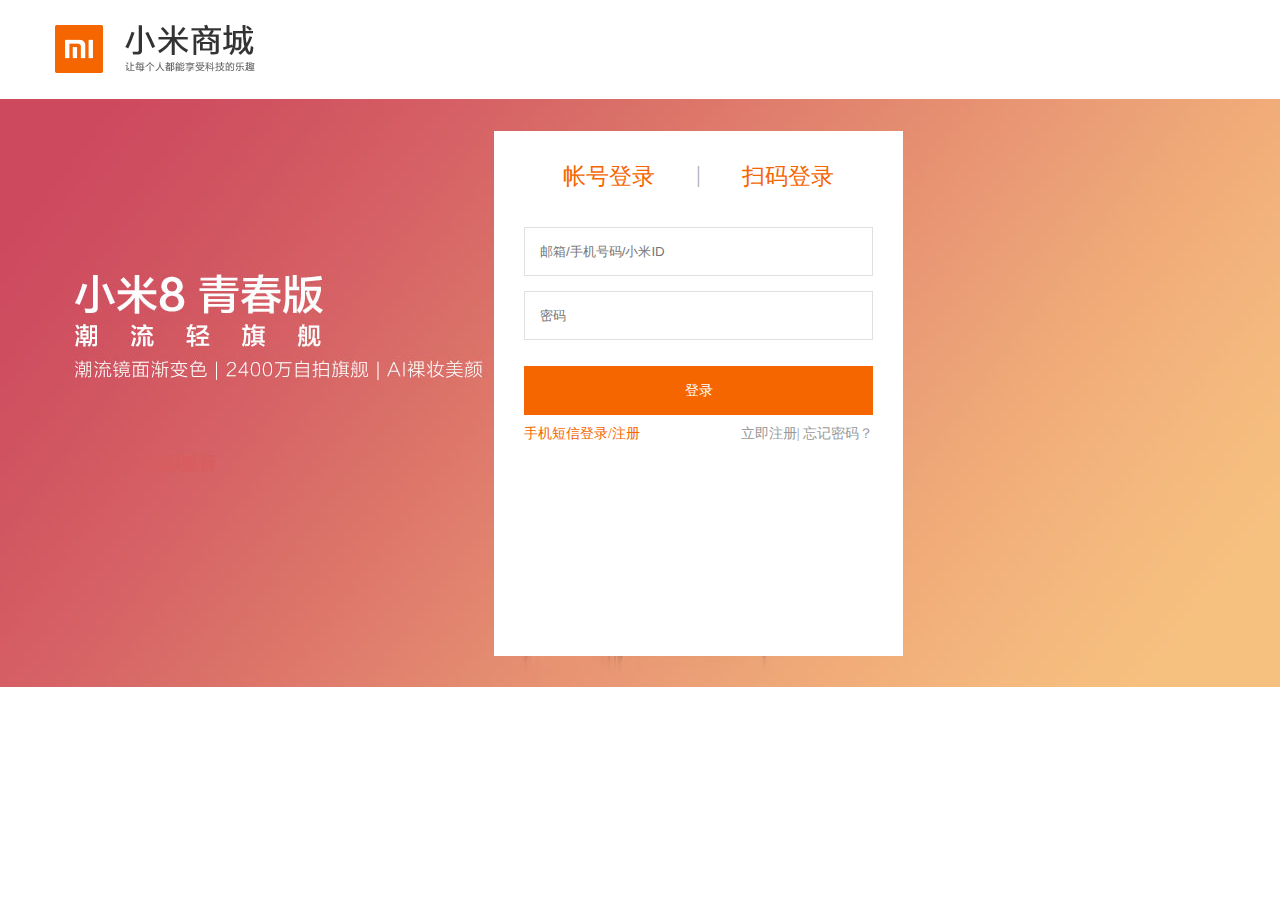
<file: login.html>
<!DOCTYPE html>
<html>

	<head>
		<meta charset="utf-8" />
		<meta name="viewport" content="width=device-width,initial-scale=1.0,minimum-scale=1.0, maximum-scale=1.0,user-scalable=no">
		<title></title>
		<link rel="stylesheet" type="text/css" href="css/default.css" />

		<style type="text/css">
			.logo {
				height: 99px;
			}
			
			.container {
				width: 1170px;
				margin: 0 auto;
			}
			
			.login_section {
				height: 588px;
				background: url(img/bg01.jpg) no-repeat center;
				position: relative;
			}
			
			.product_link {
				display: block;
				height: 588px;
			}
			
			.login_box {
				width: 409px;
				height: 525px;
				background: red;
				position: absolute;
				top: 50%;
				right: 377px;
				margin-top: -262px;
			}
			
			.formbox {
				width: 409px;
				height: 525px;
				padding: 30px;
				background: #fff;
				box-sizing: border-box;
				cursor: default;
			}
			
			.title {
				display: flex;
				text-align: center;
			}
			
			.title h5 {
				flex: 20;
				font-size: 23px;
				font-weight: 400;
				color: #F56600;
			}
			
			.title span {
				flex: 1;
				font-size: 24px;
				color: #b0b0b0;
			}
			
			.login_form input[type='text'],
			input[type='password'],
			input[type='submit'] {
				width: 100%;
				height: 49px;
				outline: none;
				border: ;
				padding: 0 15px;
				box-sizing: border-box;
				margin-top: 15px;
				border: 1px solid #e0e0e0;
			}
			
			.login_form input[type='submit'] {
				background: #F56600;
				color: #fff;
				border: none;
				margin-top: 26px;
			}
			
			#submit {
				display: inline-block;
				width: 100%;
				height: 49px;
				outline: none;
				border: ;
				padding: 0 15px;
				box-sizing: border-box;
				margin-top: 15px;
				border: 1px solid #e0e0e0;
				background: #F56600;
				color: #fff;
				border: none;
				margin-top: 26px;
				text-align: center;
				line-height: 49px;
				cursor: pointer;
				font-size: 14px;
			}
			
			.login_form {
				padding-top: 20px;
			}
			
			.other_panel {
				margin-top: 10px;
				font-size: 14px;
			}
			
			.custom_display {
				color: #F56600;
			}
			
			.outer_link {
				color: #999;
			}
			
			#number_msg {
				font-size: 14px;
				color: #F56600;
				background: ;
			}
			
			.hint {
				margin-top: 15px;
				display: none;
			}
			
			.number_msg_i {
				display: inline-block;
				width: 18px;
				height: 18px;
				background: url(img/login/sprite_login.gif) no-repeat left bottom;
			}
			
			.login_box_wraper {
				display: block;
			}
		</style>
	</head>

	<body>
		<header class="container">
			<div class="logo">
				<a href="index.html"><img src="img/mistore_logo.png" /></a>
			</div>
		</header>
		<section>
			<div class="login_section">
				<a href="xiaomi8.html" class="product_link"></a>

				<div class="login_box">
					<div class="formbox">
						<div class="title clearfix">
							<h5>帐号登录</h5>
							<span>|</span>
							<h5>扫码登录</h5>
						</div>
						<form class="login_form" action="" onsubmit="return show()">
							<input type="text" name="" autocomplete="off" id="number" value="" placeholder="邮箱/手机号码/小米ID" maxlength="30" />
							<input type="password" name="" placeholder="密码" id="password" maxlength="30" />
							<input type="submit" name="" placeholder="登录" id="submit" value="登录" />
							<!--<a id="submit" href="javascript:;">登录</a>-->

							<div class="hint clearfix">
								<i class="number_msg_i fl"></i>
								<p id="number_msg" class="fl"></p>
							</div>
						</form>
						<div class="other_panel clearfix">
							<span class="fl custom_display">手机短信登录/注册</span>
							<span class="fr outer_link">立即注册| 忘记密码？</span>
						</div>
					</div>
				</div>

			</div>
		</section>
	</body>
	<script src="js/jquery.js" type="text/javascript" charset="utf-8"></script>
	<script type="text/javascript">
		/*$('#submit').click(function() {　　　　
									
								});*/

		function show() {
			var phone_val = $("#number").val();
			var psw = 　$('#password').val()　　

			var flag = isUser(phone_val, psw);
			return flag;
		}

		function isUser(user, psw) {
			var patrn = /^[0-9]*$/;
			if(patrn.test(user)) { //如若输入的用户名是纯数字，就去验证电话号码，否则就去验证邮箱
				return isPhoneAvailable(user, psw);
			} else {
				return isEmailAvailable(user, psw);
			}

		}

		function isPhoneAvailable(username, psw) {　　
			var phone_reg = /^[1][3,4,5,7,8][0-9]{9}$/;　 //手机号表达式
			if(username != "" && !phone_reg.test(username)) {　　
				$('.hint').show().find('#number_msg').html("用户名不正确,啊啊啊");
				//				$('.hint').show().find('#number_msg').html("用户名不正确");
				return false;　　
			}

			if(username == "") {　　
				$('.hint').show().find('#number_msg').html("请输入帐号");　
				return false;　
			}　
			if(psw == "") {　
				$('.hint').show().find("#number_msg").html("请输入密码");　
				return false;　
			} else {　　
				$('.hint').hide();　
				return true;　　
			}　

		}

		function isEmailAvailable(email, psw) {

			var email_reg = /^[A-Za-z\d]+([-_.][A-Za-z\d]+)*@([A-Za-z\d]+[-.])+[A-Za-z\d]{2,4}$/　;　　 //邮箱表达式
			if(email != "" && !email_reg.test(email)) {　　
				$('.hint').show().find('#number_msg').html("用户名不正确,啊啊啊");
				//				$('.hint').show().find('#number_msg').html("用户名不正确");
				$('#number_msg').addClass('ooo');
				return false;　　
			}
			if(email == "") {　　
				$('.hint').show().find('#number_msg').html("请输入帐号");　　　
				return false;　
			}　
			if(psw == "") {　
				$('.hint').show().find("#number_msg").html("请输入密码");　　　
				return false;　
			} else {　　
				$('.hint').hide();　
				return true;　　
			}

		}
		$('.formbox').click(function(e) {
			//			e.preventDefault();
			/*$('.formbox').click(function(e){
				$(this).parent().prev().preventdefault();
			})*/
		})
	</script>

</html>
</file>
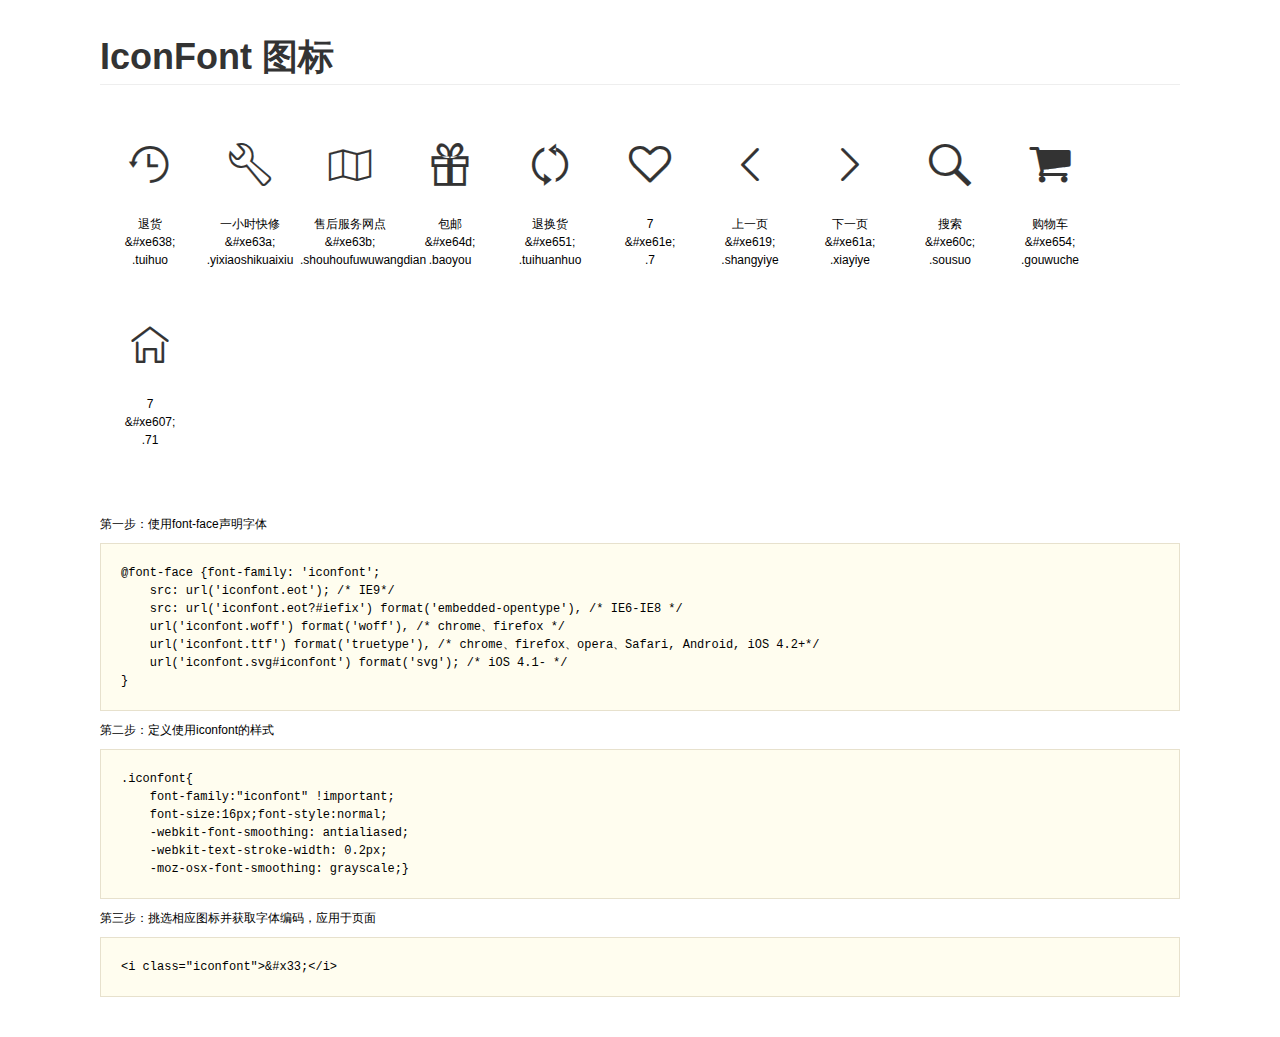
<file: iconfont/demo.html>
<!DOCTYPE html>
<html>
<head>
    <meta charset="utf-8"/>
    <title>IconFont</title>
    <link rel="stylesheet" href="demo.css">
    <link rel="stylesheet" href="iconfont.css">
</head>
<body>
    <div class="main">
        <h1>IconFont 图标</h1>
        <ul class="icon_lists clear">
            
                <li>
                <i class="icon iconfont">&#xe638;</i>
                    <div class="name">退货</div>
                    <div class="code">&amp;#xe638;</div>
                    <div class="fontclass">.tuihuo</div>
                </li>
            
                <li>
                <i class="icon iconfont">&#xe63a;</i>
                    <div class="name">一小时快修</div>
                    <div class="code">&amp;#xe63a;</div>
                    <div class="fontclass">.yixiaoshikuaixiu</div>
                </li>
            
                <li>
                <i class="icon iconfont">&#xe63b;</i>
                    <div class="name">售后服务网点</div>
                    <div class="code">&amp;#xe63b;</div>
                    <div class="fontclass">.shouhoufuwuwangdian</div>
                </li>
            
                <li>
                <i class="icon iconfont">&#xe64d;</i>
                    <div class="name">包邮</div>
                    <div class="code">&amp;#xe64d;</div>
                    <div class="fontclass">.baoyou</div>
                </li>
            
                <li>
                <i class="icon iconfont">&#xe651;</i>
                    <div class="name">退换货</div>
                    <div class="code">&amp;#xe651;</div>
                    <div class="fontclass">.tuihuanhuo</div>
                </li>
            
                <li>
                <i class="icon iconfont">&#xe61e;</i>
                    <div class="name">7</div>
                    <div class="code">&amp;#xe61e;</div>
                    <div class="fontclass">.7</div>
                </li>
            
                <li>
                <i class="icon iconfont">&#xe619;</i>
                    <div class="name">上一页</div>
                    <div class="code">&amp;#xe619;</div>
                    <div class="fontclass">.shangyiye</div>
                </li>
            
                <li>
                <i class="icon iconfont">&#xe61a;</i>
                    <div class="name">下一页</div>
                    <div class="code">&amp;#xe61a;</div>
                    <div class="fontclass">.xiayiye</div>
                </li>
            
                <li>
                <i class="icon iconfont">&#xe60c;</i>
                    <div class="name">搜索</div>
                    <div class="code">&amp;#xe60c;</div>
                    <div class="fontclass">.sousuo</div>
                </li>
            
                <li>
                <i class="icon iconfont">&#xe654;</i>
                    <div class="name">购物车</div>
                    <div class="code">&amp;#xe654;</div>
                    <div class="fontclass">.gouwuche</div>
                </li>
            
                <li>
                <i class="icon iconfont">&#xe607;</i>
                    <div class="name">7</div>
                    <div class="code">&amp;#xe607;</div>
                    <div class="fontclass">.71</div>
                </li>
            
        </ul>


        <div class="helps">
            第一步：使用font-face声明字体
            <pre>
@font-face {font-family: 'iconfont';
    src: url('iconfont.eot'); /* IE9*/
    src: url('iconfont.eot?#iefix') format('embedded-opentype'), /* IE6-IE8 */
    url('iconfont.woff') format('woff'), /* chrome、firefox */
    url('iconfont.ttf') format('truetype'), /* chrome、firefox、opera、Safari, Android, iOS 4.2+*/
    url('iconfont.svg#iconfont') format('svg'); /* iOS 4.1- */
}
</pre>
第二步：定义使用iconfont的样式
            <pre>
.iconfont{
    font-family:"iconfont" !important;
    font-size:16px;font-style:normal;
    -webkit-font-smoothing: antialiased;
    -webkit-text-stroke-width: 0.2px;
    -moz-osx-font-smoothing: grayscale;}
</pre>
第三步：挑选相应图标并获取字体编码，应用于页面
<pre>
&lt;i class="iconfont"&gt;&amp;#x33;&lt;/i&gt;
</pre>
        </div>

    </div>
</body>
</html>
</file>
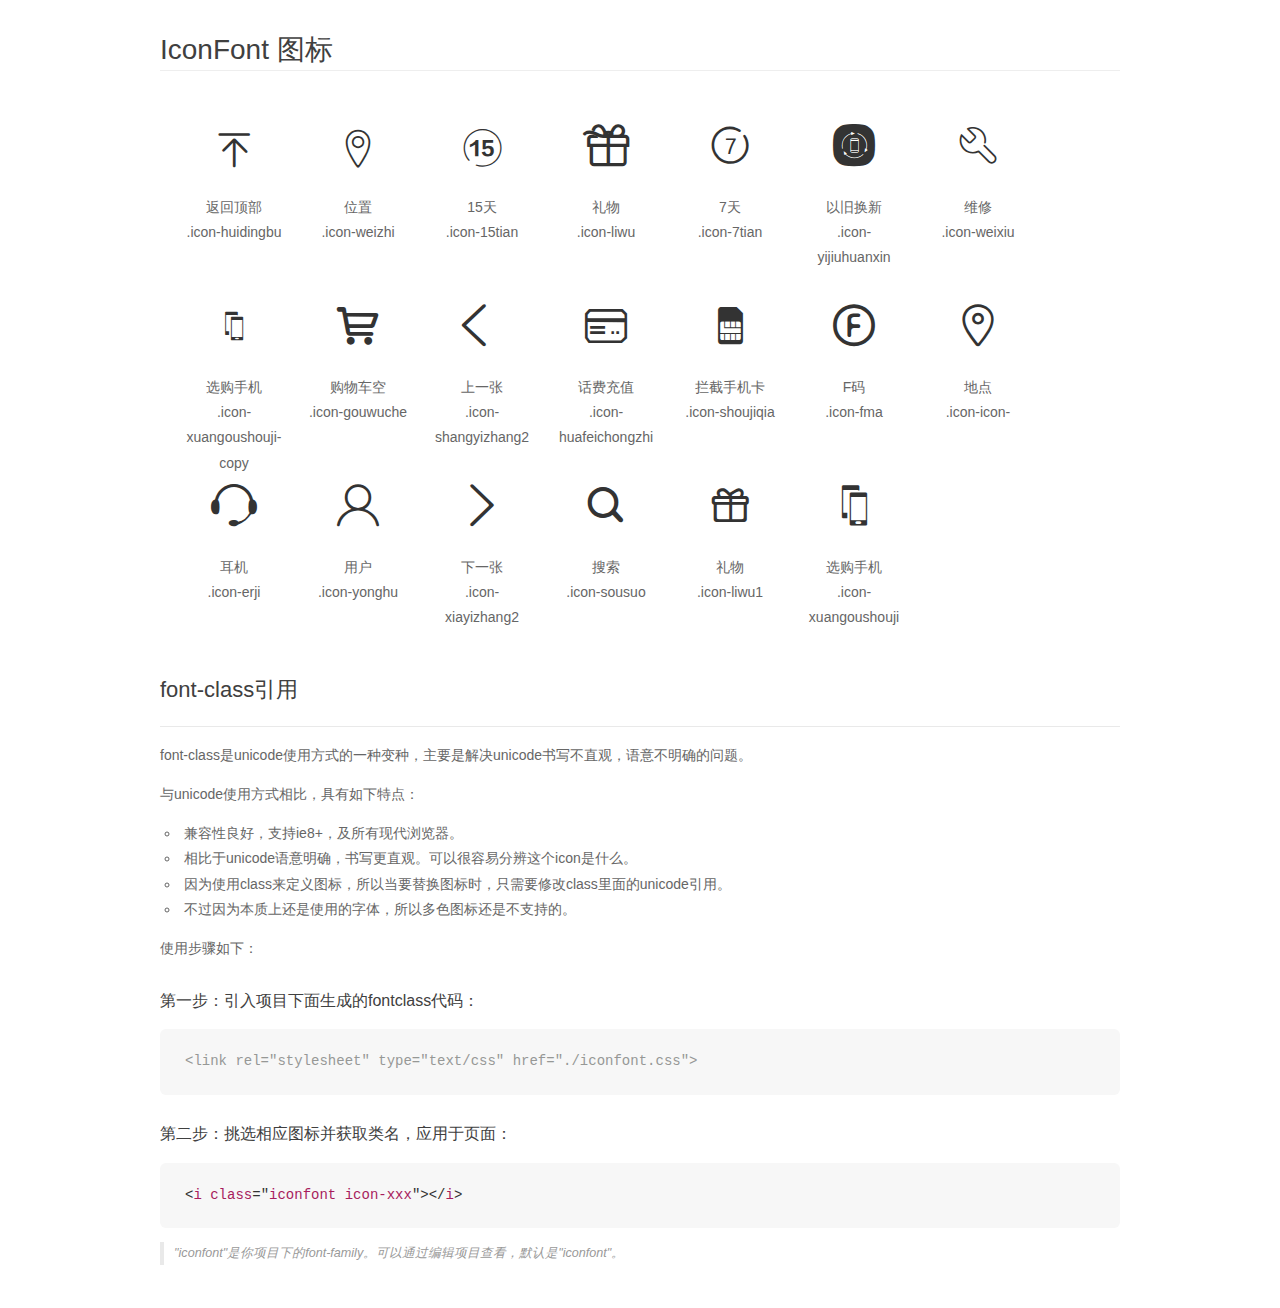
<file: iconfont1/demo_fontclass.html>
<!DOCTYPE html>
<html>
<head>
    <meta charset="utf-8"/>
    <title>IconFont</title>
    <link rel="stylesheet" href="demo.css">
    <link rel="stylesheet" href="iconfont.css">
</head>
<body>
    <div class="main markdown">
        <h1>IconFont 图标</h1>
        <ul class="icon_lists clear">
            
                <li>
                <i class="icon iconfont icon-huidingbu"></i>
                    <div class="name">返回顶部</div>
                    <div class="fontclass">.icon-huidingbu</div>
                </li>
            
                <li>
                <i class="icon iconfont icon-weizhi"></i>
                    <div class="name">位置</div>
                    <div class="fontclass">.icon-weizhi</div>
                </li>
            
                <li>
                <i class="icon iconfont icon-15tian"></i>
                    <div class="name">15天</div>
                    <div class="fontclass">.icon-15tian</div>
                </li>
            
                <li>
                <i class="icon iconfont icon-liwu"></i>
                    <div class="name">礼物</div>
                    <div class="fontclass">.icon-liwu</div>
                </li>
            
                <li>
                <i class="icon iconfont icon-7tian"></i>
                    <div class="name">7天</div>
                    <div class="fontclass">.icon-7tian</div>
                </li>
            
                <li>
                <i class="icon iconfont icon-yijiuhuanxin"></i>
                    <div class="name">以旧换新</div>
                    <div class="fontclass">.icon-yijiuhuanxin</div>
                </li>
            
                <li>
                <i class="icon iconfont icon-weixiu"></i>
                    <div class="name">维修</div>
                    <div class="fontclass">.icon-weixiu</div>
                </li>
            
                <li>
                <i class="icon iconfont icon-xuangoushouji-copy"></i>
                    <div class="name">选购手机</div>
                    <div class="fontclass">.icon-xuangoushouji-copy</div>
                </li>
            
                <li>
                <i class="icon iconfont icon-gouwuche"></i>
                    <div class="name">购物车空</div>
                    <div class="fontclass">.icon-gouwuche</div>
                </li>
            
                <li>
                <i class="icon iconfont icon-shangyizhang2"></i>
                    <div class="name">上一张</div>
                    <div class="fontclass">.icon-shangyizhang2</div>
                </li>
            
                <li>
                <i class="icon iconfont icon-huafeichongzhi"></i>
                    <div class="name">话费充值</div>
                    <div class="fontclass">.icon-huafeichongzhi</div>
                </li>
            
                <li>
                <i class="icon iconfont icon-shoujiqia"></i>
                    <div class="name">拦截手机卡</div>
                    <div class="fontclass">.icon-shoujiqia</div>
                </li>
            
                <li>
                <i class="icon iconfont icon-fma"></i>
                    <div class="name">F码</div>
                    <div class="fontclass">.icon-fma</div>
                </li>
            
                <li>
                <i class="icon iconfont icon-icon-"></i>
                    <div class="name">地点</div>
                    <div class="fontclass">.icon-icon-</div>
                </li>
            
                <li>
                <i class="icon iconfont icon-erji"></i>
                    <div class="name">耳机</div>
                    <div class="fontclass">.icon-erji</div>
                </li>
            
                <li>
                <i class="icon iconfont icon-yonghu"></i>
                    <div class="name">用户</div>
                    <div class="fontclass">.icon-yonghu</div>
                </li>
            
                <li>
                <i class="icon iconfont icon-xiayizhang2"></i>
                    <div class="name">下一张</div>
                    <div class="fontclass">.icon-xiayizhang2</div>
                </li>
            
                <li>
                <i class="icon iconfont icon-sousuo"></i>
                    <div class="name">搜索</div>
                    <div class="fontclass">.icon-sousuo</div>
                </li>
            
                <li>
                <i class="icon iconfont icon-liwu1"></i>
                    <div class="name">礼物</div>
                    <div class="fontclass">.icon-liwu1</div>
                </li>
            
                <li>
                <i class="icon iconfont icon-xuangoushouji"></i>
                    <div class="name">选购手机</div>
                    <div class="fontclass">.icon-xuangoushouji</div>
                </li>
            
        </ul>

        <h2 id="font-class-">font-class引用</h2>
        <hr>

        <p>font-class是unicode使用方式的一种变种，主要是解决unicode书写不直观，语意不明确的问题。</p>
        <p>与unicode使用方式相比，具有如下特点：</p>
        <ul>
        <li>兼容性良好，支持ie8+，及所有现代浏览器。</li>
        <li>相比于unicode语意明确，书写更直观。可以很容易分辨这个icon是什么。</li>
        <li>因为使用class来定义图标，所以当要替换图标时，只需要修改class里面的unicode引用。</li>
        <li>不过因为本质上还是使用的字体，所以多色图标还是不支持的。</li>
        </ul>
        <p>使用步骤如下：</p>
        <h3 id="-fontclass-">第一步：引入项目下面生成的fontclass代码：</h3>


        <pre><code class="lang-js hljs javascript"><span class="hljs-comment">&lt;link rel="stylesheet" type="text/css" href="./iconfont.css"&gt;</span></code></pre>
        <h3 id="-">第二步：挑选相应图标并获取类名，应用于页面：</h3>
        <pre><code class="lang-css hljs">&lt;<span class="hljs-selector-tag">i</span> <span class="hljs-selector-tag">class</span>="<span class="hljs-selector-tag">iconfont</span> <span class="hljs-selector-tag">icon-xxx</span>"&gt;&lt;/<span class="hljs-selector-tag">i</span>&gt;</code></pre>
        <blockquote>
        <p>"iconfont"是你项目下的font-family。可以通过编辑项目查看，默认是"iconfont"。</p>
        </blockquote>
    </div>
</body>
</html>
</file>
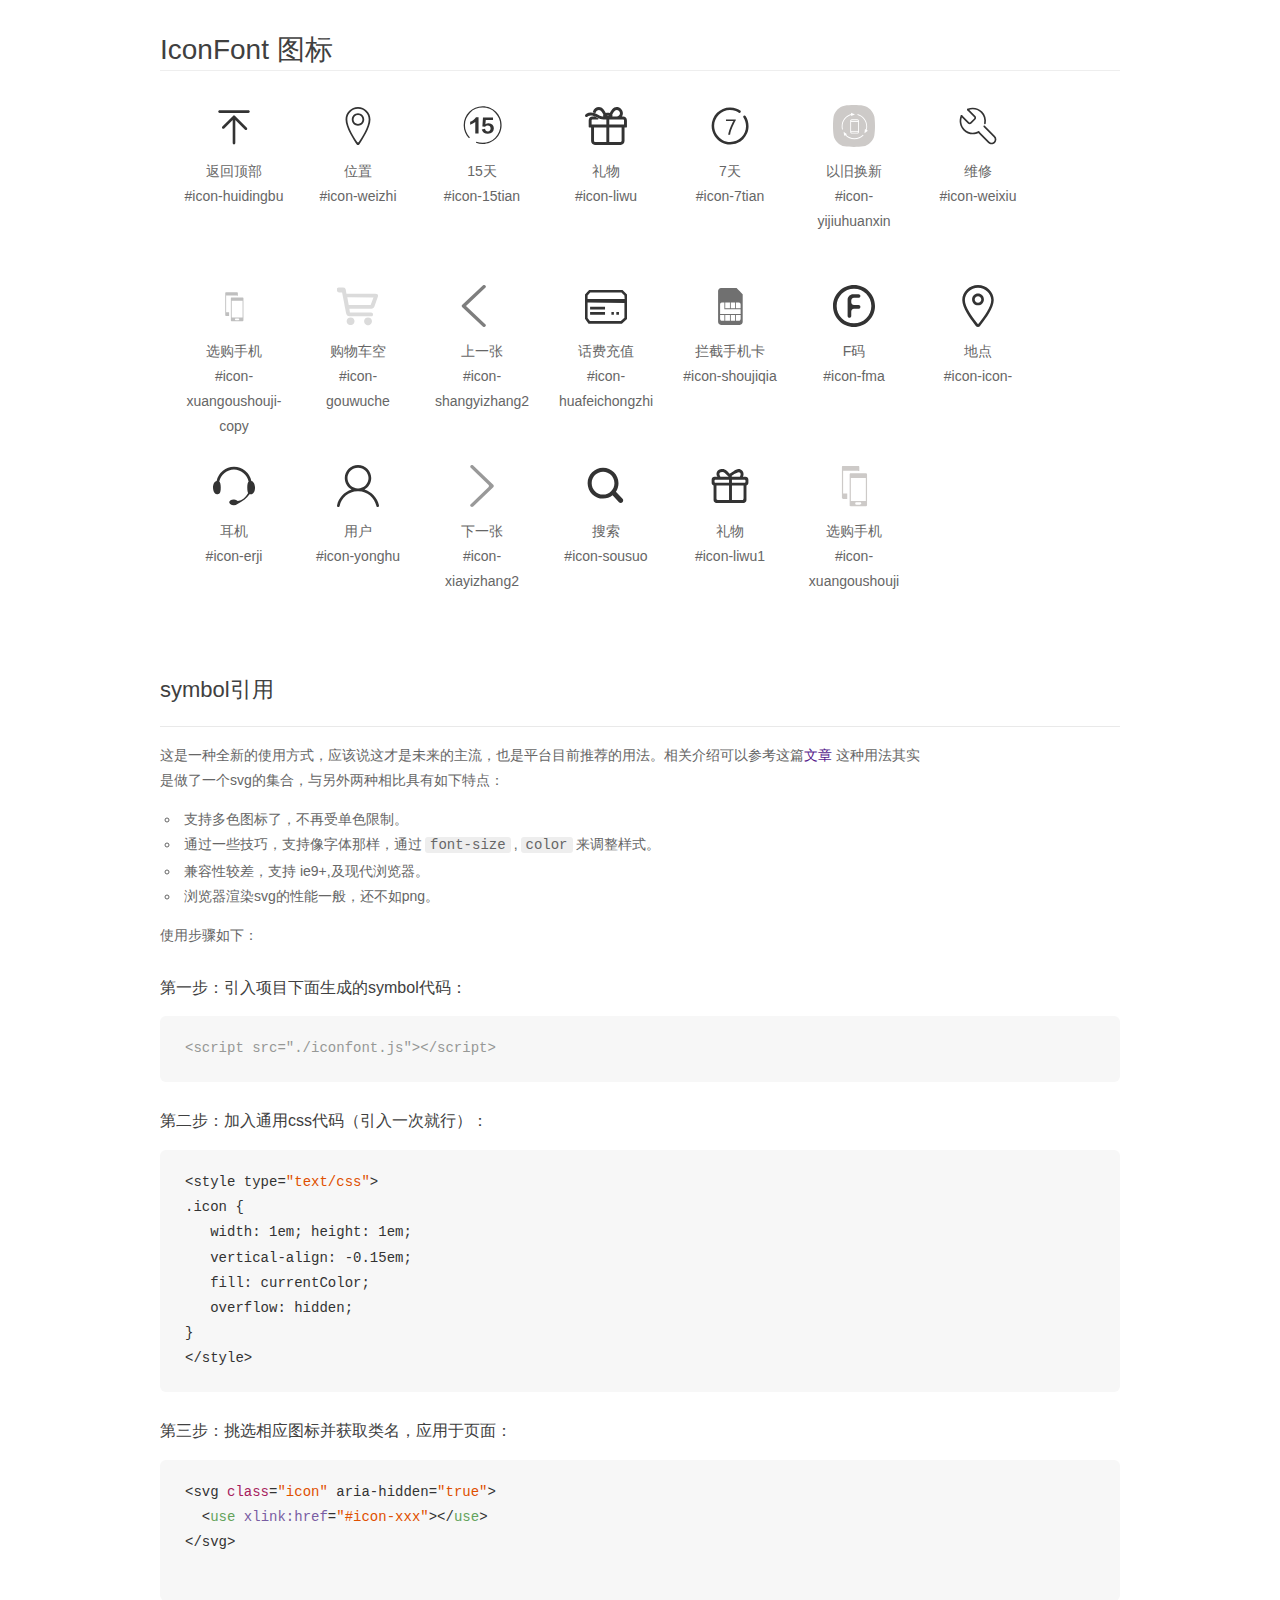
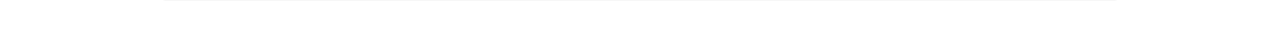
<file: iconfont1/demo_symbol.html>
<!DOCTYPE html>
<html>
<head>
    <meta charset="utf-8"/>
    <title>IconFont</title>
    <link rel="stylesheet" href="demo.css">
    <script src="iconfont.js"></script>

    <style type="text/css">
        .icon {
          /* 通过设置 font-size 来改变图标大小 */
          width: 1em; height: 1em;
          /* 图标和文字相邻时，垂直对齐 */
          vertical-align: -0.15em;
          /* 通过设置 color 来改变 SVG 的颜色/fill */
          fill: currentColor;
          /* path 和 stroke 溢出 viewBox 部分在 IE 下会显示
             normalize.css 中也包含这行 */
          overflow: hidden;
        }

    </style>
</head>
<body>
    <div class="main markdown">
        <h1>IconFont 图标</h1>
        <ul class="icon_lists clear">
            
                <li>
                    <svg class="icon" aria-hidden="true">
                        <use xlink:href="#icon-huidingbu"></use>
                    </svg>
                    <div class="name">返回顶部</div>
                    <div class="fontclass">#icon-huidingbu</div>
                </li>
            
                <li>
                    <svg class="icon" aria-hidden="true">
                        <use xlink:href="#icon-weizhi"></use>
                    </svg>
                    <div class="name">位置</div>
                    <div class="fontclass">#icon-weizhi</div>
                </li>
            
                <li>
                    <svg class="icon" aria-hidden="true">
                        <use xlink:href="#icon-15tian"></use>
                    </svg>
                    <div class="name">15天</div>
                    <div class="fontclass">#icon-15tian</div>
                </li>
            
                <li>
                    <svg class="icon" aria-hidden="true">
                        <use xlink:href="#icon-liwu"></use>
                    </svg>
                    <div class="name">礼物</div>
                    <div class="fontclass">#icon-liwu</div>
                </li>
            
                <li>
                    <svg class="icon" aria-hidden="true">
                        <use xlink:href="#icon-7tian"></use>
                    </svg>
                    <div class="name">7天</div>
                    <div class="fontclass">#icon-7tian</div>
                </li>
            
                <li>
                    <svg class="icon" aria-hidden="true">
                        <use xlink:href="#icon-yijiuhuanxin"></use>
                    </svg>
                    <div class="name">以旧换新</div>
                    <div class="fontclass">#icon-yijiuhuanxin</div>
                </li>
            
                <li>
                    <svg class="icon" aria-hidden="true">
                        <use xlink:href="#icon-weixiu"></use>
                    </svg>
                    <div class="name">维修</div>
                    <div class="fontclass">#icon-weixiu</div>
                </li>
            
                <li>
                    <svg class="icon" aria-hidden="true">
                        <use xlink:href="#icon-xuangoushouji-copy"></use>
                    </svg>
                    <div class="name">选购手机</div>
                    <div class="fontclass">#icon-xuangoushouji-copy</div>
                </li>
            
                <li>
                    <svg class="icon" aria-hidden="true">
                        <use xlink:href="#icon-gouwuche"></use>
                    </svg>
                    <div class="name">购物车空</div>
                    <div class="fontclass">#icon-gouwuche</div>
                </li>
            
                <li>
                    <svg class="icon" aria-hidden="true">
                        <use xlink:href="#icon-shangyizhang2"></use>
                    </svg>
                    <div class="name">上一张</div>
                    <div class="fontclass">#icon-shangyizhang2</div>
                </li>
            
                <li>
                    <svg class="icon" aria-hidden="true">
                        <use xlink:href="#icon-huafeichongzhi"></use>
                    </svg>
                    <div class="name">话费充值</div>
                    <div class="fontclass">#icon-huafeichongzhi</div>
                </li>
            
                <li>
                    <svg class="icon" aria-hidden="true">
                        <use xlink:href="#icon-shoujiqia"></use>
                    </svg>
                    <div class="name">拦截手机卡</div>
                    <div class="fontclass">#icon-shoujiqia</div>
                </li>
            
                <li>
                    <svg class="icon" aria-hidden="true">
                        <use xlink:href="#icon-fma"></use>
                    </svg>
                    <div class="name">F码</div>
                    <div class="fontclass">#icon-fma</div>
                </li>
            
                <li>
                    <svg class="icon" aria-hidden="true">
                        <use xlink:href="#icon-icon-"></use>
                    </svg>
                    <div class="name">地点</div>
                    <div class="fontclass">#icon-icon-</div>
                </li>
            
                <li>
                    <svg class="icon" aria-hidden="true">
                        <use xlink:href="#icon-erji"></use>
                    </svg>
                    <div class="name">耳机</div>
                    <div class="fontclass">#icon-erji</div>
                </li>
            
                <li>
                    <svg class="icon" aria-hidden="true">
                        <use xlink:href="#icon-yonghu"></use>
                    </svg>
                    <div class="name">用户</div>
                    <div class="fontclass">#icon-yonghu</div>
                </li>
            
                <li>
                    <svg class="icon" aria-hidden="true">
                        <use xlink:href="#icon-xiayizhang2"></use>
                    </svg>
                    <div class="name">下一张</div>
                    <div class="fontclass">#icon-xiayizhang2</div>
                </li>
            
                <li>
                    <svg class="icon" aria-hidden="true">
                        <use xlink:href="#icon-sousuo"></use>
                    </svg>
                    <div class="name">搜索</div>
                    <div class="fontclass">#icon-sousuo</div>
                </li>
            
                <li>
                    <svg class="icon" aria-hidden="true">
                        <use xlink:href="#icon-liwu1"></use>
                    </svg>
                    <div class="name">礼物</div>
                    <div class="fontclass">#icon-liwu1</div>
                </li>
            
                <li>
                    <svg class="icon" aria-hidden="true">
                        <use xlink:href="#icon-xuangoushouji"></use>
                    </svg>
                    <div class="name">选购手机</div>
                    <div class="fontclass">#icon-xuangoushouji</div>
                </li>
            
        </ul>


        <h2 id="symbol-">symbol引用</h2>
        <hr>

        <p>这是一种全新的使用方式，应该说这才是未来的主流，也是平台目前推荐的用法。相关介绍可以参考这篇<a href="">文章</a>
        这种用法其实是做了一个svg的集合，与另外两种相比具有如下特点：</p>
        <ul>
          <li>支持多色图标了，不再受单色限制。</li>
          <li>通过一些技巧，支持像字体那样，通过<code>font-size</code>,<code>color</code>来调整样式。</li>
          <li>兼容性较差，支持 ie9+,及现代浏览器。</li>
          <li>浏览器渲染svg的性能一般，还不如png。</li>
        </ul>
        <p>使用步骤如下：</p>
        <h3 id="-symbol-">第一步：引入项目下面生成的symbol代码：</h3>
        <pre><code class="lang-js hljs javascript"><span class="hljs-comment">&lt;script src="./iconfont.js"&gt;&lt;/script&gt;</span></code></pre>
        <h3 id="-css-">第二步：加入通用css代码（引入一次就行）：</h3>
        <pre><code class="lang-js hljs javascript">&lt;style type=<span class="hljs-string">"text/css"</span>&gt;
.icon {
   width: <span class="hljs-number">1</span>em; height: <span class="hljs-number">1</span>em;
   vertical-align: <span class="hljs-number">-0.15</span>em;
   fill: currentColor;
   overflow: hidden;
}
&lt;<span class="hljs-regexp">/style&gt;</span></code></pre>
        <h3 id="-">第三步：挑选相应图标并获取类名，应用于页面：</h3>
        <pre><code class="lang-js hljs javascript">&lt;svg <span class="hljs-class"><span class="hljs-keyword">class</span></span>=<span class="hljs-string">"icon"</span> aria-hidden=<span class="hljs-string">"true"</span>&gt;<span class="xml"><span class="hljs-tag">
  &lt;<span class="hljs-name">use</span> <span class="hljs-attr">xlink:href</span>=<span class="hljs-string">"#icon-xxx"</span>&gt;</span><span class="hljs-tag">&lt;/<span class="hljs-name">use</span>&gt;</span>
</span>&lt;<span class="hljs-regexp">/svg&gt;
        </span></code></pre>
    </div>
</body>
</html>
</file>
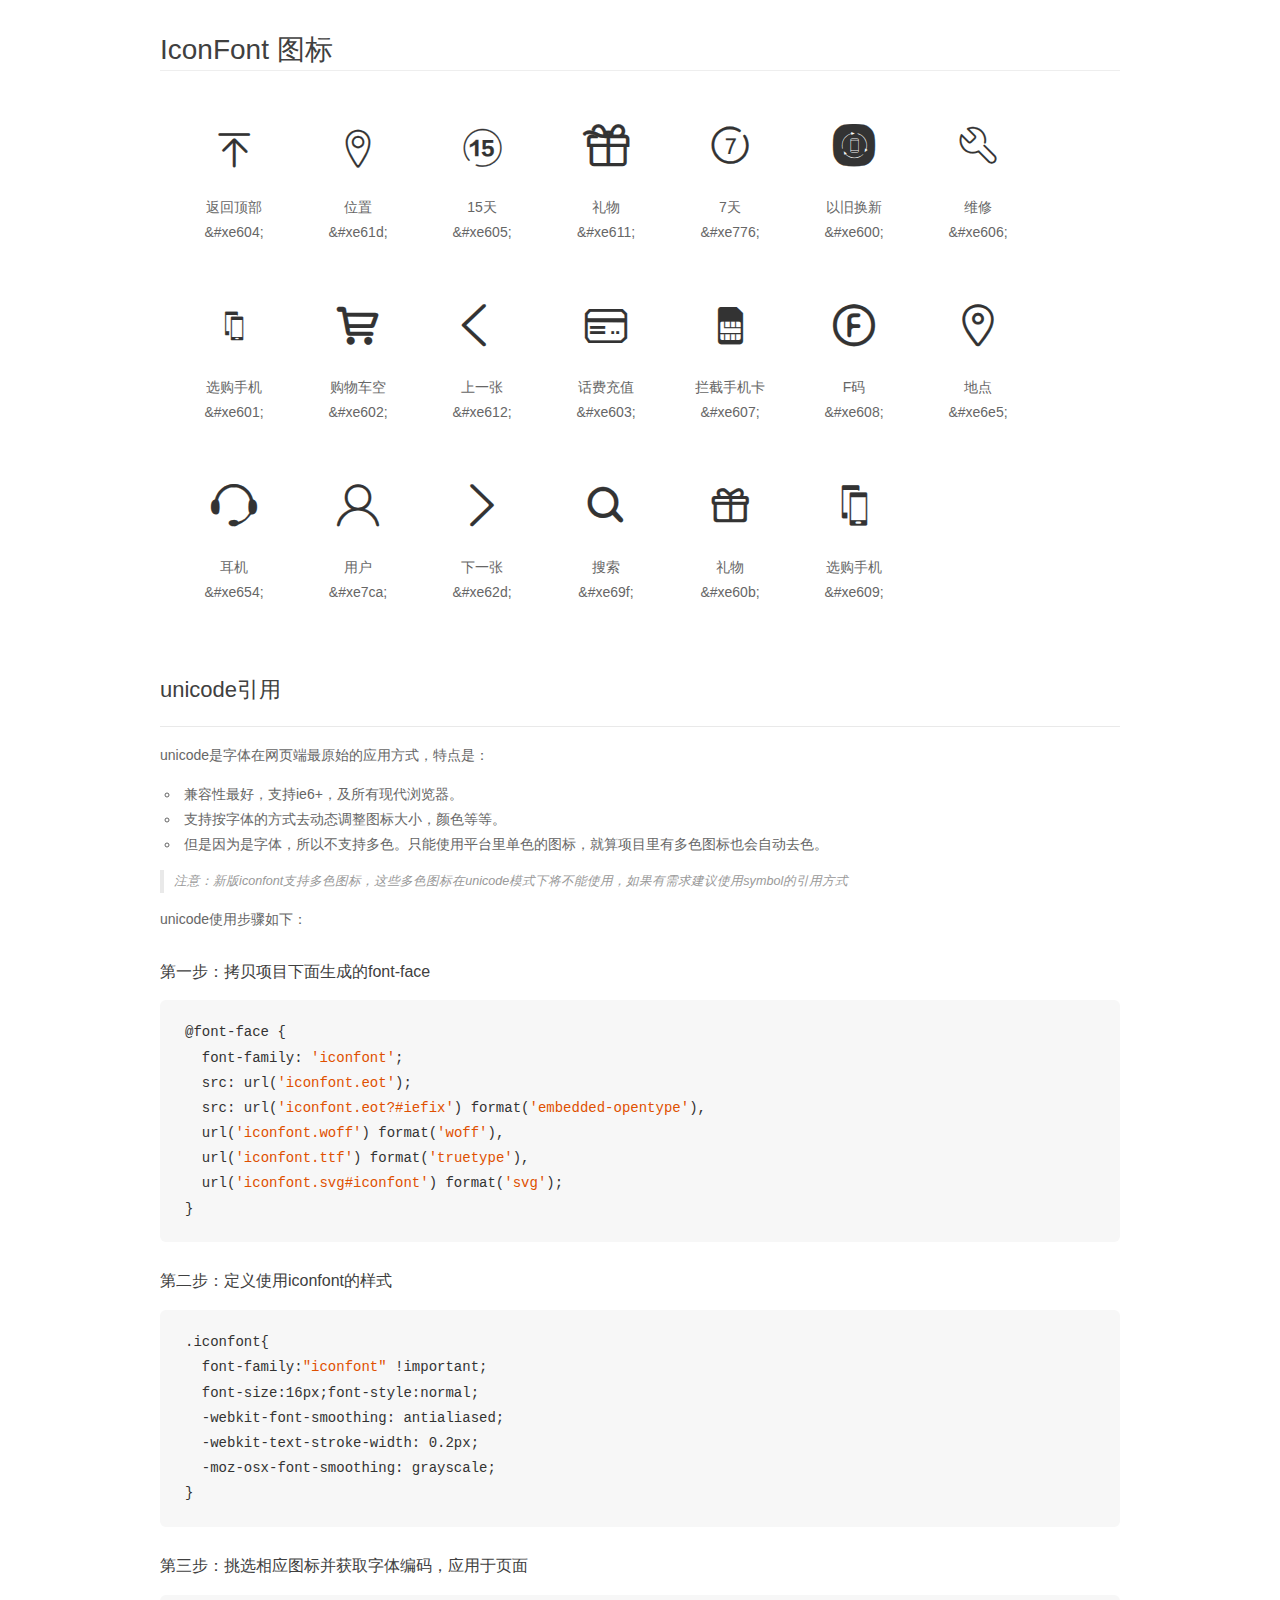
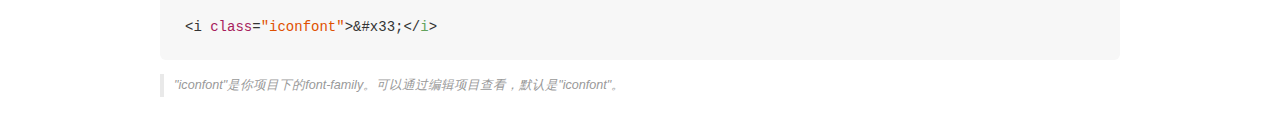
<file: iconfont1/demo_unicode.html>
<!DOCTYPE html>
<html>
<head>
    <meta charset="utf-8"/>
    <title>IconFont</title>
    <link rel="stylesheet" href="demo.css">

    <style type="text/css">

        @font-face {font-family: "iconfont";
          src: url('iconfont.eot'); /* IE9*/
          src: url('iconfont.eot#iefix') format('embedded-opentype'), /* IE6-IE8 */
          url('iconfont.woff') format('woff'), /* chrome, firefox */
          url('iconfont.ttf') format('truetype'), /* chrome, firefox, opera, Safari, Android, iOS 4.2+*/
          url('iconfont.svg#iconfont') format('svg'); /* iOS 4.1- */
        }

        .iconfont {
          font-family:"iconfont" !important;
          font-size:16px;
          font-style:normal;
          -webkit-font-smoothing: antialiased;
          -webkit-text-stroke-width: 0.2px;
          -moz-osx-font-smoothing: grayscale;
        }

    </style>
</head>
<body>
    <div class="main markdown">
        <h1>IconFont 图标</h1>
        <ul class="icon_lists clear">
            
                <li>
                <i class="icon iconfont">&#xe604;</i>
                    <div class="name">返回顶部</div>
                    <div class="code">&amp;#xe604;</div>
                </li>
            
                <li>
                <i class="icon iconfont">&#xe61d;</i>
                    <div class="name">位置</div>
                    <div class="code">&amp;#xe61d;</div>
                </li>
            
                <li>
                <i class="icon iconfont">&#xe605;</i>
                    <div class="name">15天</div>
                    <div class="code">&amp;#xe605;</div>
                </li>
            
                <li>
                <i class="icon iconfont">&#xe611;</i>
                    <div class="name">礼物</div>
                    <div class="code">&amp;#xe611;</div>
                </li>
            
                <li>
                <i class="icon iconfont">&#xe776;</i>
                    <div class="name">7天</div>
                    <div class="code">&amp;#xe776;</div>
                </li>
            
                <li>
                <i class="icon iconfont">&#xe600;</i>
                    <div class="name">以旧换新</div>
                    <div class="code">&amp;#xe600;</div>
                </li>
            
                <li>
                <i class="icon iconfont">&#xe606;</i>
                    <div class="name">维修</div>
                    <div class="code">&amp;#xe606;</div>
                </li>
            
                <li>
                <i class="icon iconfont">&#xe601;</i>
                    <div class="name">选购手机</div>
                    <div class="code">&amp;#xe601;</div>
                </li>
            
                <li>
                <i class="icon iconfont">&#xe602;</i>
                    <div class="name">购物车空</div>
                    <div class="code">&amp;#xe602;</div>
                </li>
            
                <li>
                <i class="icon iconfont">&#xe612;</i>
                    <div class="name">上一张</div>
                    <div class="code">&amp;#xe612;</div>
                </li>
            
                <li>
                <i class="icon iconfont">&#xe603;</i>
                    <div class="name">话费充值</div>
                    <div class="code">&amp;#xe603;</div>
                </li>
            
                <li>
                <i class="icon iconfont">&#xe607;</i>
                    <div class="name">拦截手机卡</div>
                    <div class="code">&amp;#xe607;</div>
                </li>
            
                <li>
                <i class="icon iconfont">&#xe608;</i>
                    <div class="name">F码</div>
                    <div class="code">&amp;#xe608;</div>
                </li>
            
                <li>
                <i class="icon iconfont">&#xe6e5;</i>
                    <div class="name">地点</div>
                    <div class="code">&amp;#xe6e5;</div>
                </li>
            
                <li>
                <i class="icon iconfont">&#xe654;</i>
                    <div class="name">耳机</div>
                    <div class="code">&amp;#xe654;</div>
                </li>
            
                <li>
                <i class="icon iconfont">&#xe7ca;</i>
                    <div class="name">用户</div>
                    <div class="code">&amp;#xe7ca;</div>
                </li>
            
                <li>
                <i class="icon iconfont">&#xe62d;</i>
                    <div class="name">下一张</div>
                    <div class="code">&amp;#xe62d;</div>
                </li>
            
                <li>
                <i class="icon iconfont">&#xe69f;</i>
                    <div class="name">搜索</div>
                    <div class="code">&amp;#xe69f;</div>
                </li>
            
                <li>
                <i class="icon iconfont">&#xe60b;</i>
                    <div class="name">礼物</div>
                    <div class="code">&amp;#xe60b;</div>
                </li>
            
                <li>
                <i class="icon iconfont">&#xe609;</i>
                    <div class="name">选购手机</div>
                    <div class="code">&amp;#xe609;</div>
                </li>
            
        </ul>
        <h2 id="unicode-">unicode引用</h2>
        <hr>

        <p>unicode是字体在网页端最原始的应用方式，特点是：</p>
        <ul>
        <li>兼容性最好，支持ie6+，及所有现代浏览器。</li>
        <li>支持按字体的方式去动态调整图标大小，颜色等等。</li>
        <li>但是因为是字体，所以不支持多色。只能使用平台里单色的图标，就算项目里有多色图标也会自动去色。</li>
        </ul>
        <blockquote>
        <p>注意：新版iconfont支持多色图标，这些多色图标在unicode模式下将不能使用，如果有需求建议使用symbol的引用方式</p>
        </blockquote>
        <p>unicode使用步骤如下：</p>
        <h3 id="-font-face">第一步：拷贝项目下面生成的font-face</h3>
        <pre><code class="lang-js hljs javascript">@font-face {
  font-family: <span class="hljs-string">'iconfont'</span>;
  src: url(<span class="hljs-string">'iconfont.eot'</span>);
  src: url(<span class="hljs-string">'iconfont.eot?#iefix'</span>) format(<span class="hljs-string">'embedded-opentype'</span>),
  url(<span class="hljs-string">'iconfont.woff'</span>) format(<span class="hljs-string">'woff'</span>),
  url(<span class="hljs-string">'iconfont.ttf'</span>) format(<span class="hljs-string">'truetype'</span>),
  url(<span class="hljs-string">'iconfont.svg#iconfont'</span>) format(<span class="hljs-string">'svg'</span>);
}
</code></pre>
        <h3 id="-iconfont-">第二步：定义使用iconfont的样式</h3>
        <pre><code class="lang-js hljs javascript">.iconfont{
  font-family:<span class="hljs-string">"iconfont"</span> !important;
  font-size:<span class="hljs-number">16</span>px;font-style:normal;
  -webkit-font-smoothing: antialiased;
  -webkit-text-stroke-width: <span class="hljs-number">0.2</span>px;
  -moz-osx-font-smoothing: grayscale;
}
</code></pre>
        <h3 id="-">第三步：挑选相应图标并获取字体编码，应用于页面</h3>
        <pre><code class="lang-js hljs javascript">&lt;i <span class="hljs-class"><span class="hljs-keyword">class</span></span>=<span class="hljs-string">"iconfont"</span>&gt;&amp;#x33;<span class="xml"><span class="hljs-tag">&lt;/<span class="hljs-name">i</span>&gt;</span></span></code></pre>

        <blockquote>
        <p>"iconfont"是你项目下的font-family。可以通过编辑项目查看，默认是"iconfont"。</p>
        </blockquote>
    </div>


</body>
</html>
</file>
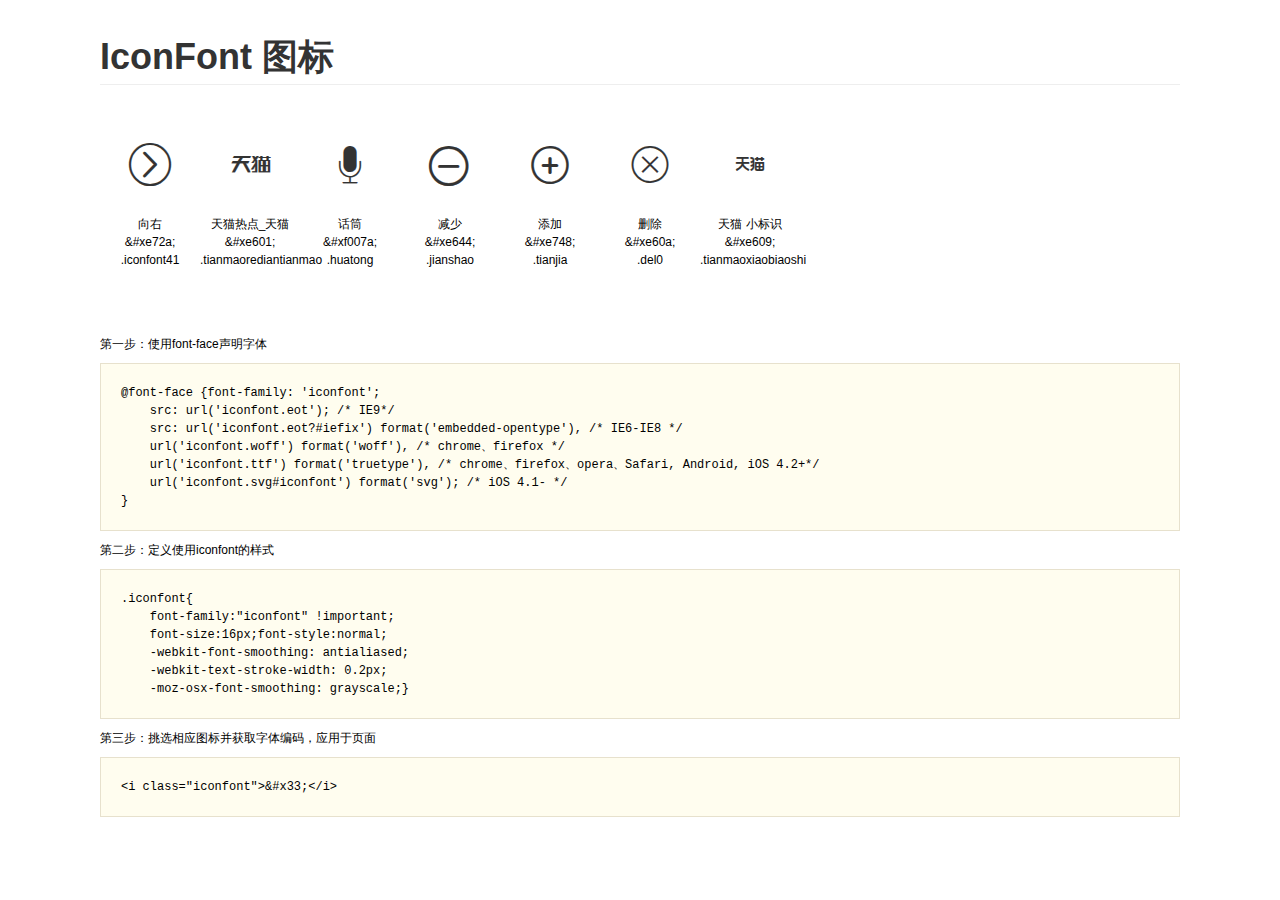
<file: iconfont/iconfont2/demo.html>
<!DOCTYPE html>
<html>
<head>
    <meta charset="utf-8"/>
    <title>IconFont</title>
    <link rel="stylesheet" href="demo.css">
    <link rel="stylesheet" href="iconfont.css">
</head>
<body>
    <div class="main">
        <h1>IconFont 图标</h1>
        <ul class="icon_lists clear">
            
                <li>
                <i class="icon iconfont">&#xe72a;</i>
                    <div class="name">向右</div>
                    <div class="code">&amp;#xe72a;</div>
                    <div class="fontclass">.iconfont41</div>
                </li>
            
                <li>
                <i class="icon iconfont">&#xe601;</i>
                    <div class="name">天猫热点_天猫</div>
                    <div class="code">&amp;#xe601;</div>
                    <div class="fontclass">.tianmaorediantianmao</div>
                </li>
            
                <li>
                <i class="icon iconfont">&#xf007a;</i>
                    <div class="name">话筒</div>
                    <div class="code">&amp;#xf007a;</div>
                    <div class="fontclass">.huatong</div>
                </li>
            
                <li>
                <i class="icon iconfont">&#xe644;</i>
                    <div class="name">减少</div>
                    <div class="code">&amp;#xe644;</div>
                    <div class="fontclass">.jianshao</div>
                </li>
            
                <li>
                <i class="icon iconfont">&#xe748;</i>
                    <div class="name">添加</div>
                    <div class="code">&amp;#xe748;</div>
                    <div class="fontclass">.tianjia</div>
                </li>
            
                <li>
                <i class="icon iconfont">&#xe60a;</i>
                    <div class="name">删除</div>
                    <div class="code">&amp;#xe60a;</div>
                    <div class="fontclass">.del0</div>
                </li>
            
                <li>
                <i class="icon iconfont">&#xe609;</i>
                    <div class="name">天猫 小标识</div>
                    <div class="code">&amp;#xe609;</div>
                    <div class="fontclass">.tianmaoxiaobiaoshi</div>
                </li>
            
        </ul>


        <div class="helps">
            第一步：使用font-face声明字体
            <pre>
@font-face {font-family: 'iconfont';
    src: url('iconfont.eot'); /* IE9*/
    src: url('iconfont.eot?#iefix') format('embedded-opentype'), /* IE6-IE8 */
    url('iconfont.woff') format('woff'), /* chrome、firefox */
    url('iconfont.ttf') format('truetype'), /* chrome、firefox、opera、Safari, Android, iOS 4.2+*/
    url('iconfont.svg#iconfont') format('svg'); /* iOS 4.1- */
}
</pre>
第二步：定义使用iconfont的样式
            <pre>
.iconfont{
    font-family:"iconfont" !important;
    font-size:16px;font-style:normal;
    -webkit-font-smoothing: antialiased;
    -webkit-text-stroke-width: 0.2px;
    -moz-osx-font-smoothing: grayscale;}
</pre>
第三步：挑选相应图标并获取字体编码，应用于页面
<pre>
&lt;i class="iconfont"&gt;&amp;#x33;&lt;/i&gt;
</pre>
        </div>

    </div>
</body>
</html>
</file>
<file: css/default.css>
* {
	padding: 0;
	margin: 0;
}

li {
	list-style: none;
}

a {
	text-decoration: none;
}

.clearfix:after {
	content: " ";
	/*	height: 0;*/
	clear: both;
	display: block;
}

.fl {
	float: left;
}

.fr {
	float: right;
}

.wd {
	width: 1190px;
}
</file>
<file: iconfont/iconfont.css>
@font-face {font-family: "iconfont";
  src: url('iconfont.eot'); /* IE9*/
  src: url('iconfont.eot?#iefix') format('embedded-opentype'), /* IE6-IE8 */
  url('iconfont.woff') format('woff'), /* chrome、firefox */
  url('iconfont.ttf') format('truetype'), /* chrome、firefox、opera、Safari, Android, iOS 4.2+*/
  url('iconfont.svg#iconfont') format('svg'); /* iOS 4.1- */
}

.iconfont {
  font-family:"iconfont" !important;
  font-size:16px;
  font-style:normal;
  -webkit-font-smoothing: antialiased;
  -webkit-text-stroke-width: 0.2px;
  -moz-osx-font-smoothing: grayscale;
}
.icon-tuihuo:before { content: "\e638"; }
.icon-yixiaoshikuaixiu:before { content: "\e63a"; }
.icon-shouhoufuwuwangdian:before { content: "\e63b"; }
.icon-baoyou:before { content: "\e64d"; }
.icon-tuihuanhuo:before { content: "\e651"; }
.icon-7:before { content: "\e61e"; }
.icon-shangyiye:before { content: "\e619"; }
.icon-xiayiye:before { content: "\e61a"; }
.icon-sousuo:before { content: "\e60c"; }
.icon-gouwuche:before { content: "\e654"; }
.icon-71:before { content: "\e607"; }
</file>
<file: iconfont1/iconfont.css>
@font-face {font-family: "iconfont";
  src: url('iconfont.eot?t=1536309554421'); /* IE9*/
  src: url('iconfont.eot?t=1536309554421#iefix') format('embedded-opentype'), /* IE6-IE8 */
  url('[data-uri]') format('woff'),
  url('iconfont.ttf?t=1536309554421') format('truetype'), /* chrome, firefox, opera, Safari, Android, iOS 4.2+*/
  url('iconfont.svg?t=1536309554421#iconfont') format('svg'); /* iOS 4.1- */
}

.iconfont {
  font-family:"iconfont" !important;
  font-size:16px;
  font-style:normal;
  -webkit-font-smoothing: antialiased;
  -moz-osx-font-smoothing: grayscale;
}

.icon-huidingbu:before { content: "\e604"; }

.icon-weizhi:before { content: "\e61d"; }

.icon-15tian:before { content: "\e605"; }

.icon-liwu:before { content: "\e611"; }

.icon-7tian:before { content: "\e776"; }

.icon-yijiuhuanxin:before { content: "\e600"; }

.icon-weixiu:before { content: "\e606"; }

.icon-xuangoushouji-copy:before { content: "\e601"; }

.icon-gouwuche:before { content: "\e602"; }

.icon-shangyizhang2:before { content: "\e612"; }

.icon-huafeichongzhi:before { content: "\e603"; }

.icon-shoujiqia:before { content: "\e607"; }

.icon-fma:before { content: "\e608"; }

.icon-icon-:before { content: "\e6e5"; }

.icon-erji:before { content: "\e654"; }

.icon-yonghu:before { content: "\e7ca"; }

.icon-xiayizhang2:before { content: "\e62d"; }

.icon-sousuo:before { content: "\e69f"; }

.icon-liwu1:before { content: "\e60b"; }

.icon-xuangoushouji:before { content: "\e609"; }
</file>
<file: iconfont/iconfont2/iconfont.css>
@font-face {font-family: "iconfont";
  src: url('iconfont.eot'); /* IE9*/
  src: url('iconfont.eot?#iefix') format('embedded-opentype'), /* IE6-IE8 */
  url('iconfont.woff') format('woff'), /* chrome、firefox */
  url('iconfont.ttf') format('truetype'), /* chrome、firefox、opera、Safari, Android, iOS 4.2+*/
  url('iconfont.svg#iconfont') format('svg'); /* iOS 4.1- */
}

.iconfont {
  font-family:"iconfont" !important;
  font-size:16px;
  font-style:normal;
  -webkit-font-smoothing: antialiased;
  -webkit-text-stroke-width: 0.2px;
  -moz-osx-font-smoothing: grayscale;
}
.icon-iconfont41:before { content: "\e72a"; }
.icon-tianmaorediantianmao:before { content: "\e601"; }
.icon-huatong:before { content: "\f007a"; }
.icon-jianshao:before { content: "\e644"; }
.icon-tianjia:before { content: "\e748"; }
.icon-del0:before { content: "\e60a"; }
.icon-tianmaoxiaobiaoshi:before { content: "\e609"; }
</file>
<file: iconfont/demo.css>
*{margin: 0;padding: 0;list-style: none;}
/*
KISSY CSS Reset
理念：1. reset 的目的不是清除浏览器的默认样式，这仅是部分工作。清除和重置是紧密不可分的。
2. reset 的目的不是让默认样式在所有浏览器下一致，而是减少默认样式有可能带来的问题。
3. reset 期望提供一套普适通用的基础样式。但没有银弹，推荐根据具体需求，裁剪和修改后再使用。
特色：1. 适应中文；2. 基于最新主流浏览器。
维护：玉伯<lifesinger@gmail.com>, 正淳<ragecarrier@gmail.com>
 */

/** 清除内外边距 **/
body, h1, h2, h3, h4, h5, h6, hr, p, blockquote, /* structural elements 结构元素 */
dl, dt, dd, ul, ol, li, /* list elements 列表元素 */
pre, /* text formatting elements 文本格式元素 */
form, fieldset, legend, button, input, textarea, /* form elements 表单元素 */
th, td /* table elements 表格元素 */ {
  margin: 0;
  padding: 0;
}

/** 设置默认字体 **/
body,
button, input, select, textarea /* for ie */ {
  font: 12px/1.5 tahoma, arial, \5b8b\4f53, sans-serif;
}
h1, h2, h3, h4, h5, h6 { font-size: 100%; }
address, cite, dfn, em, var { font-style: normal; } /* 将斜体扶正 */
code, kbd, pre, samp { font-family: courier new, courier, monospace; } /* 统一等宽字体 */
small { font-size: 12px; } /* 小于 12px 的中文很难阅读，让 small 正常化 */

/** 重置列表元素 **/
ul, ol { list-style: none; }

/** 重置文本格式元素 **/
a { text-decoration: none; }
a:hover { text-decoration: underline; }


/** 重置表单元素 **/
legend { color: #000; } /* for ie6 */
fieldset, img { border: 0; } /* img 搭车：让链接里的 img 无边框 */
button, input, select, textarea { font-size: 100%; } /* 使得表单元素在 ie 下能继承字体大小 */
/* 注：optgroup 无法扶正 */

/** 重置表格元素 **/
table { border-collapse: collapse; border-spacing: 0; }

/* 清除浮动 */
.ks-clear:after, .clear:after {
  content: '\20';
  display: block;
  height: 0;
  clear: both;
}
.ks-clear, .clear {
  *zoom: 1;
}

.main {padding: 30px 100px;}
.main h1{font-size:36px; color:#333; text-align:left;margin-bottom:30px; border-bottom: 1px solid #eee;}

.helps{margin-top:40px;}
.helps pre{
  padding:20px;
  margin:10px 0;
  border:solid 1px #e7e1cd;
  background-color: #fffdef;
  overflow: auto;
}

.icon_lists li{
  float:left;
  width: 100px;
  height:180px;
  text-align: center;
}
.icon_lists .icon{
  font-size: 42px;
  line-height: 100px;
  margin: 10px 0;
  color:#333;
  -webkit-transition: font-size 0.25s ease-out 0s;
  -moz-transition: font-size 0.25s ease-out 0s;
  transition: font-size 0.25s ease-out 0s;

}
.icon_lists .icon:hover{
  font-size: 100px;
}
</file>
<file: iconfont1/demo.css>
*{margin: 0;padding: 0;list-style: none;}
/*
KISSY CSS Reset
理念：1. reset 的目的不是清除浏览器的默认样式，这仅是部分工作。清除和重置是紧密不可分的。
2. reset 的目的不是让默认样式在所有浏览器下一致，而是减少默认样式有可能带来的问题。
3. reset 期望提供一套普适通用的基础样式。但没有银弹，推荐根据具体需求，裁剪和修改后再使用。
特色：1. 适应中文；2. 基于最新主流浏览器。
维护：玉伯<lifesinger@gmail.com>, 正淳<ragecarrier@gmail.com>
 */

/** 清除内外边距 **/
body, h1, h2, h3, h4, h5, h6, hr, p, blockquote, /* structural elements 结构元素 */
dl, dt, dd, ul, ol, li, /* list elements 列表元素 */
pre, /* text formatting elements 文本格式元素 */
form, fieldset, legend, button, input, textarea, /* form elements 表单元素 */
th, td /* table elements 表格元素 */ {
  margin: 0;
  padding: 0;
}

/** 设置默认字体 **/
body,
button, input, select, textarea /* for ie */ {
  font: 12px/1.5 tahoma, arial, \5b8b\4f53, sans-serif;
}
h1, h2, h3, h4, h5, h6 { font-size: 100%; }
address, cite, dfn, em, var { font-style: normal; } /* 将斜体扶正 */
code, kbd, pre, samp { font-family: courier new, courier, monospace; } /* 统一等宽字体 */
small { font-size: 12px; } /* 小于 12px 的中文很难阅读，让 small 正常化 */

/** 重置列表元素 **/
ul, ol { list-style: none; }

/** 重置文本格式元素 **/
a { text-decoration: none; }
a:hover { text-decoration: underline; }


/** 重置表单元素 **/
legend { color: #000; } /* for ie6 */
fieldset, img { border: 0; } /* img 搭车：让链接里的 img 无边框 */
button, input, select, textarea { font-size: 100%; } /* 使得表单元素在 ie 下能继承字体大小 */
/* 注：optgroup 无法扶正 */

/** 重置表格元素 **/
table { border-collapse: collapse; border-spacing: 0; }

/* 清除浮动 */
.ks-clear:after, .clear:after {
  content: '\20';
  display: block;
  height: 0;
  clear: both;
}
.ks-clear, .clear {
  *zoom: 1;
}

.main {
  padding: 30px 100px;
width: 960px;
margin: 0 auto;
}
.main h1{font-size:36px; color:#333; text-align:left;margin-bottom:30px; border-bottom: 1px solid #eee;}

.helps{margin-top:40px;}
.helps pre{
  padding:20px;
  margin:10px 0;
  border:solid 1px #e7e1cd;
  background-color: #fffdef;
  overflow: auto;
}

.icon_lists{
  width: 100% !important;

}

.icon_lists li{
  float:left;
  width: 100px;
  height:180px;
  text-align: center;
  list-style: none !important;
}
.icon_lists .icon{
  font-size: 42px;
  line-height: 100px;
  margin: 10px 0;
  color:#333;
  -webkit-transition: font-size 0.25s ease-out 0s;
  -moz-transition: font-size 0.25s ease-out 0s;
  transition: font-size 0.25s ease-out 0s;

}
.icon_lists .icon:hover{
  font-size: 100px;
}



.markdown {
  color: #666;
  font-size: 14px;
  line-height: 1.8;
}

.highlight {
  line-height: 1.5;
}

.markdown img {
  vertical-align: middle;
  max-width: 100%;
}

.markdown h1 {
  color: #404040;
  font-weight: 500;
  line-height: 40px;
  margin-bottom: 24px;
}

.markdown h2,
.markdown h3,
.markdown h4,
.markdown h5,
.markdown h6 {
  color: #404040;
  margin: 1.6em 0 0.6em 0;
  font-weight: 500;
  clear: both;
}

.markdown h1 {
  font-size: 28px;
}

.markdown h2 {
  font-size: 22px;
}

.markdown h3 {
  font-size: 16px;
}

.markdown h4 {
  font-size: 14px;
}

.markdown h5 {
  font-size: 12px;
}

.markdown h6 {
  font-size: 12px;
}

.markdown hr {
  height: 1px;
  border: 0;
  background: #e9e9e9;
  margin: 16px 0;
  clear: both;
}

.markdown p,
.markdown pre {
  margin: 1em 0;
}

.markdown > p,
.markdown > blockquote,
.markdown > .highlight,
.markdown > ol,
.markdown > ul {
  width: 80%;
}

.markdown ul > li {
  list-style: circle;
}

.markdown > ul li,
.markdown blockquote ul > li {
  margin-left: 20px;
  padding-left: 4px;
}

.markdown > ul li p,
.markdown > ol li p {
  margin: 0.6em 0;
}

.markdown ol > li {
  list-style: decimal;
}

.markdown > ol li,
.markdown blockquote ol > li {
  margin-left: 20px;
  padding-left: 4px;
}

.markdown code {
  margin: 0 3px;
  padding: 0 5px;
  background: #eee;
  border-radius: 3px;
}

.markdown pre {
  border-radius: 6px;
  background: #f7f7f7;
  padding: 20px;
}

.markdown pre code {
  border: none;
  background: #f7f7f7;
  margin: 0;
}

.markdown strong,
.markdown b {
  font-weight: 600;
}

.markdown > table {
  border-collapse: collapse;
  border-spacing: 0px;
  empty-cells: show;
  border: 1px solid #e9e9e9;
  width: 95%;
  margin-bottom: 24px;
}

.markdown > table th {
  white-space: nowrap;
  color: #333;
  font-weight: 600;

}

.markdown > table th,
.markdown > table td {
  border: 1px solid #e9e9e9;
  padding: 8px 16px;
  text-align: left;
}

.markdown > table th {
  background: #F7F7F7;
}

.markdown blockquote {
  font-size: 90%;
  color: #999;
  border-left: 4px solid #e9e9e9;
  padding-left: 0.8em;
  margin: 1em 0;
  font-style: italic;
}

.markdown blockquote p {
  margin: 0;
}

.markdown .anchor {
  opacity: 0;
  transition: opacity 0.3s ease;
  margin-left: 8px;
}

.markdown .waiting {
  color: #ccc;
}

.markdown h1:hover .anchor,
.markdown h2:hover .anchor,
.markdown h3:hover .anchor,
.markdown h4:hover .anchor,
.markdown h5:hover .anchor,
.markdown h6:hover .anchor {
  opacity: 1;
  display: inline-block;
}

.markdown > br,
.markdown > p > br {
  clear: both;
}


.hljs {
  display: block;
  background: white;
  padding: 0.5em;
  color: #333333;
  overflow-x: auto;
}

.hljs-comment,
.hljs-meta {
  color: #969896;
}

.hljs-string,
.hljs-variable,
.hljs-template-variable,
.hljs-strong,
.hljs-emphasis,
.hljs-quote {
  color: #df5000;
}

.hljs-keyword,
.hljs-selector-tag,
.hljs-type {
  color: #a71d5d;
}

.hljs-literal,
.hljs-symbol,
.hljs-bullet,
.hljs-attribute {
  color: #0086b3;
}

.hljs-section,
.hljs-name {
  color: #63a35c;
}

.hljs-tag {
  color: #333333;
}

.hljs-title,
.hljs-attr,
.hljs-selector-id,
.hljs-selector-class,
.hljs-selector-attr,
.hljs-selector-pseudo {
  color: #795da3;
}

.hljs-addition {
  color: #55a532;
  background-color: #eaffea;
}

.hljs-deletion {
  color: #bd2c00;
  background-color: #ffecec;
}

.hljs-link {
  text-decoration: underline;
}

pre{
  background: #fff;
}
</file>
<file: iconfont/iconfont2/demo.css>
*{margin: 0;padding: 0;list-style: none;}
/*
KISSY CSS Reset
理念：1. reset 的目的不是清除浏览器的默认样式，这仅是部分工作。清除和重置是紧密不可分的。
2. reset 的目的不是让默认样式在所有浏览器下一致，而是减少默认样式有可能带来的问题。
3. reset 期望提供一套普适通用的基础样式。但没有银弹，推荐根据具体需求，裁剪和修改后再使用。
特色：1. 适应中文；2. 基于最新主流浏览器。
维护：玉伯<lifesinger@gmail.com>, 正淳<ragecarrier@gmail.com>
 */

/** 清除内外边距 **/
body, h1, h2, h3, h4, h5, h6, hr, p, blockquote, /* structural elements 结构元素 */
dl, dt, dd, ul, ol, li, /* list elements 列表元素 */
pre, /* text formatting elements 文本格式元素 */
form, fieldset, legend, button, input, textarea, /* form elements 表单元素 */
th, td /* table elements 表格元素 */ {
  margin: 0;
  padding: 0;
}

/** 设置默认字体 **/
body,
button, input, select, textarea /* for ie */ {
  font: 12px/1.5 tahoma, arial, \5b8b\4f53, sans-serif;
}
h1, h2, h3, h4, h5, h6 { font-size: 100%; }
address, cite, dfn, em, var { font-style: normal; } /* 将斜体扶正 */
code, kbd, pre, samp { font-family: courier new, courier, monospace; } /* 统一等宽字体 */
small { font-size: 12px; } /* 小于 12px 的中文很难阅读，让 small 正常化 */

/** 重置列表元素 **/
ul, ol { list-style: none; }

/** 重置文本格式元素 **/
a { text-decoration: none; }
a:hover { text-decoration: underline; }


/** 重置表单元素 **/
legend { color: #000; } /* for ie6 */
fieldset, img { border: 0; } /* img 搭车：让链接里的 img 无边框 */
button, input, select, textarea { font-size: 100%; } /* 使得表单元素在 ie 下能继承字体大小 */
/* 注：optgroup 无法扶正 */

/** 重置表格元素 **/
table { border-collapse: collapse; border-spacing: 0; }

/* 清除浮动 */
.ks-clear:after, .clear:after {
  content: '\20';
  display: block;
  height: 0;
  clear: both;
}
.ks-clear, .clear {
  *zoom: 1;
}

.main {padding: 30px 100px;}
.main h1{font-size:36px; color:#333; text-align:left;margin-bottom:30px; border-bottom: 1px solid #eee;}

.helps{margin-top:40px;}
.helps pre{
  padding:20px;
  margin:10px 0;
  border:solid 1px #e7e1cd;
  background-color: #fffdef;
  overflow: auto;
}

.icon_lists li{
  float:left;
  width: 100px;
  height:180px;
  text-align: center;
}
.icon_lists .icon{
  font-size: 42px;
  line-height: 100px;
  margin: 10px 0;
  color:#333;
  -webkit-transition: font-size 0.25s ease-out 0s;
  -moz-transition: font-size 0.25s ease-out 0s;
  transition: font-size 0.25s ease-out 0s;

}
.icon_lists .icon:hover{
  font-size: 100px;
}
</file>
